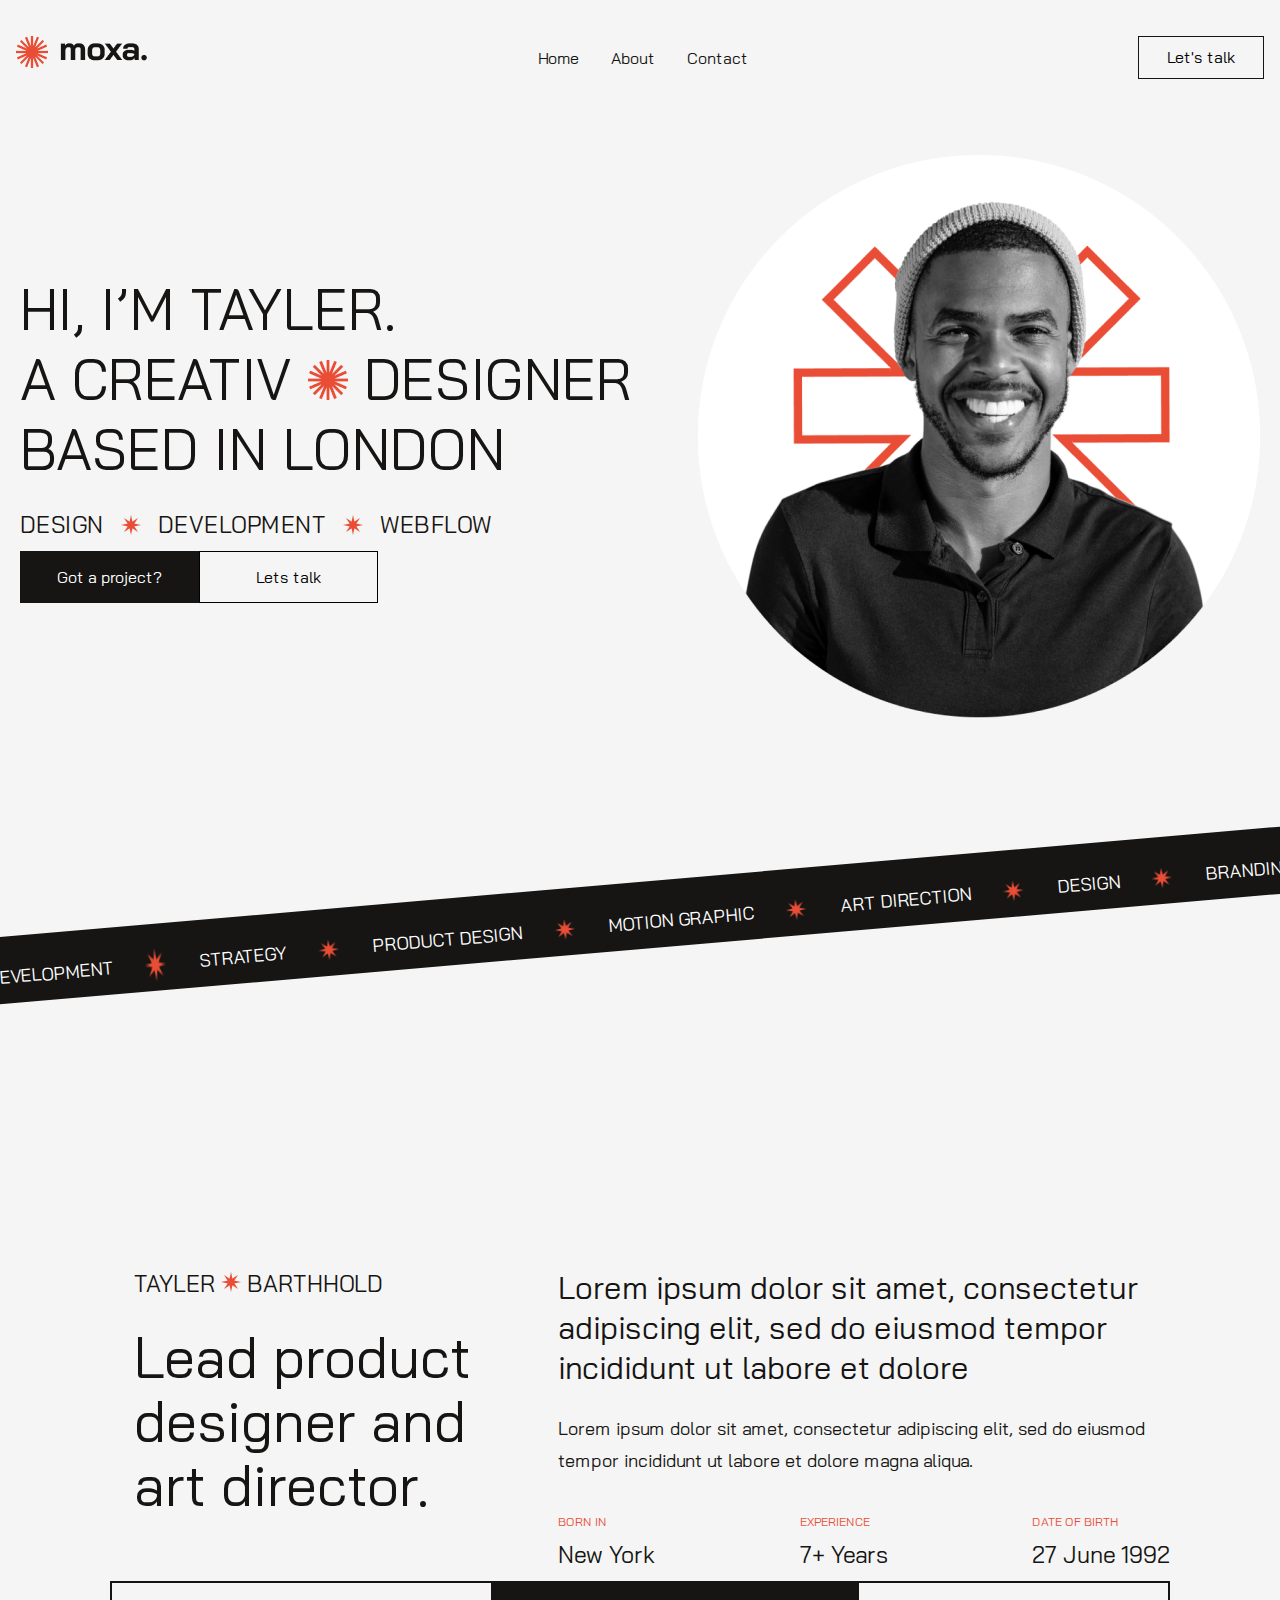
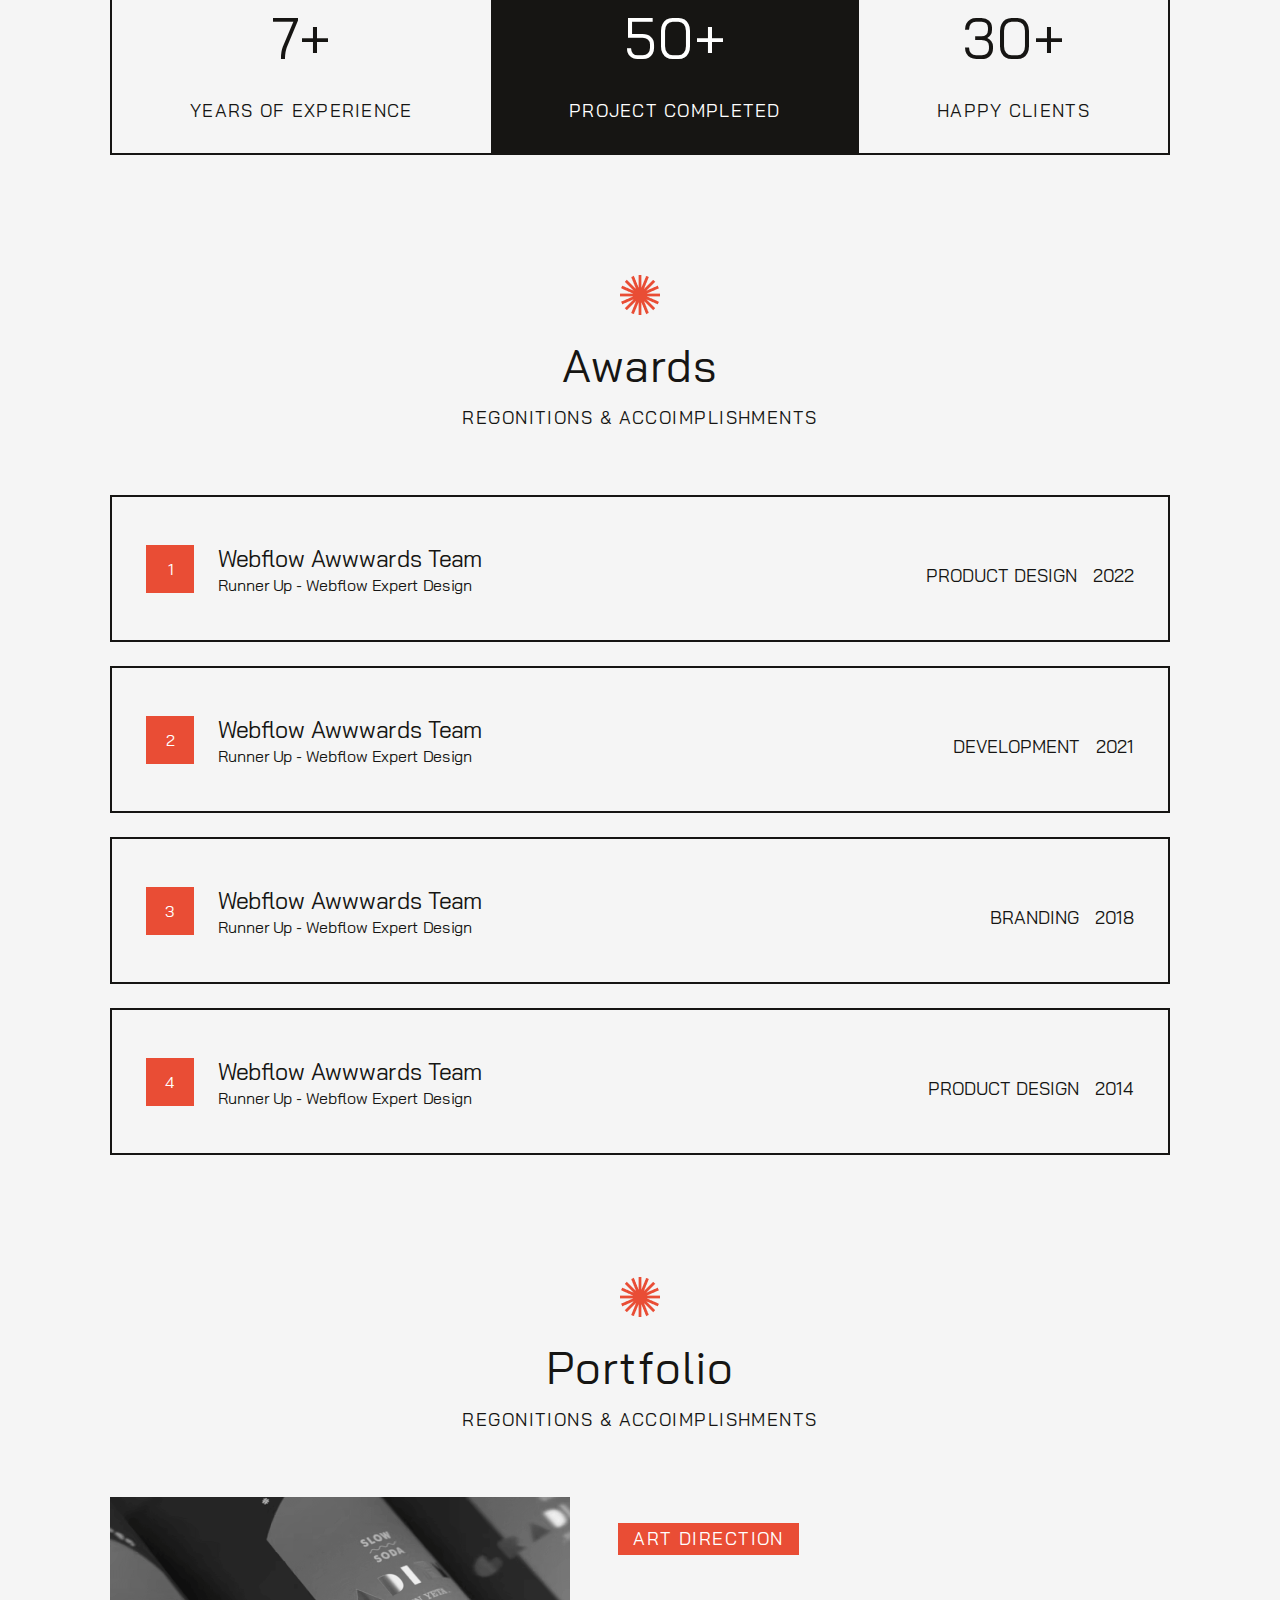
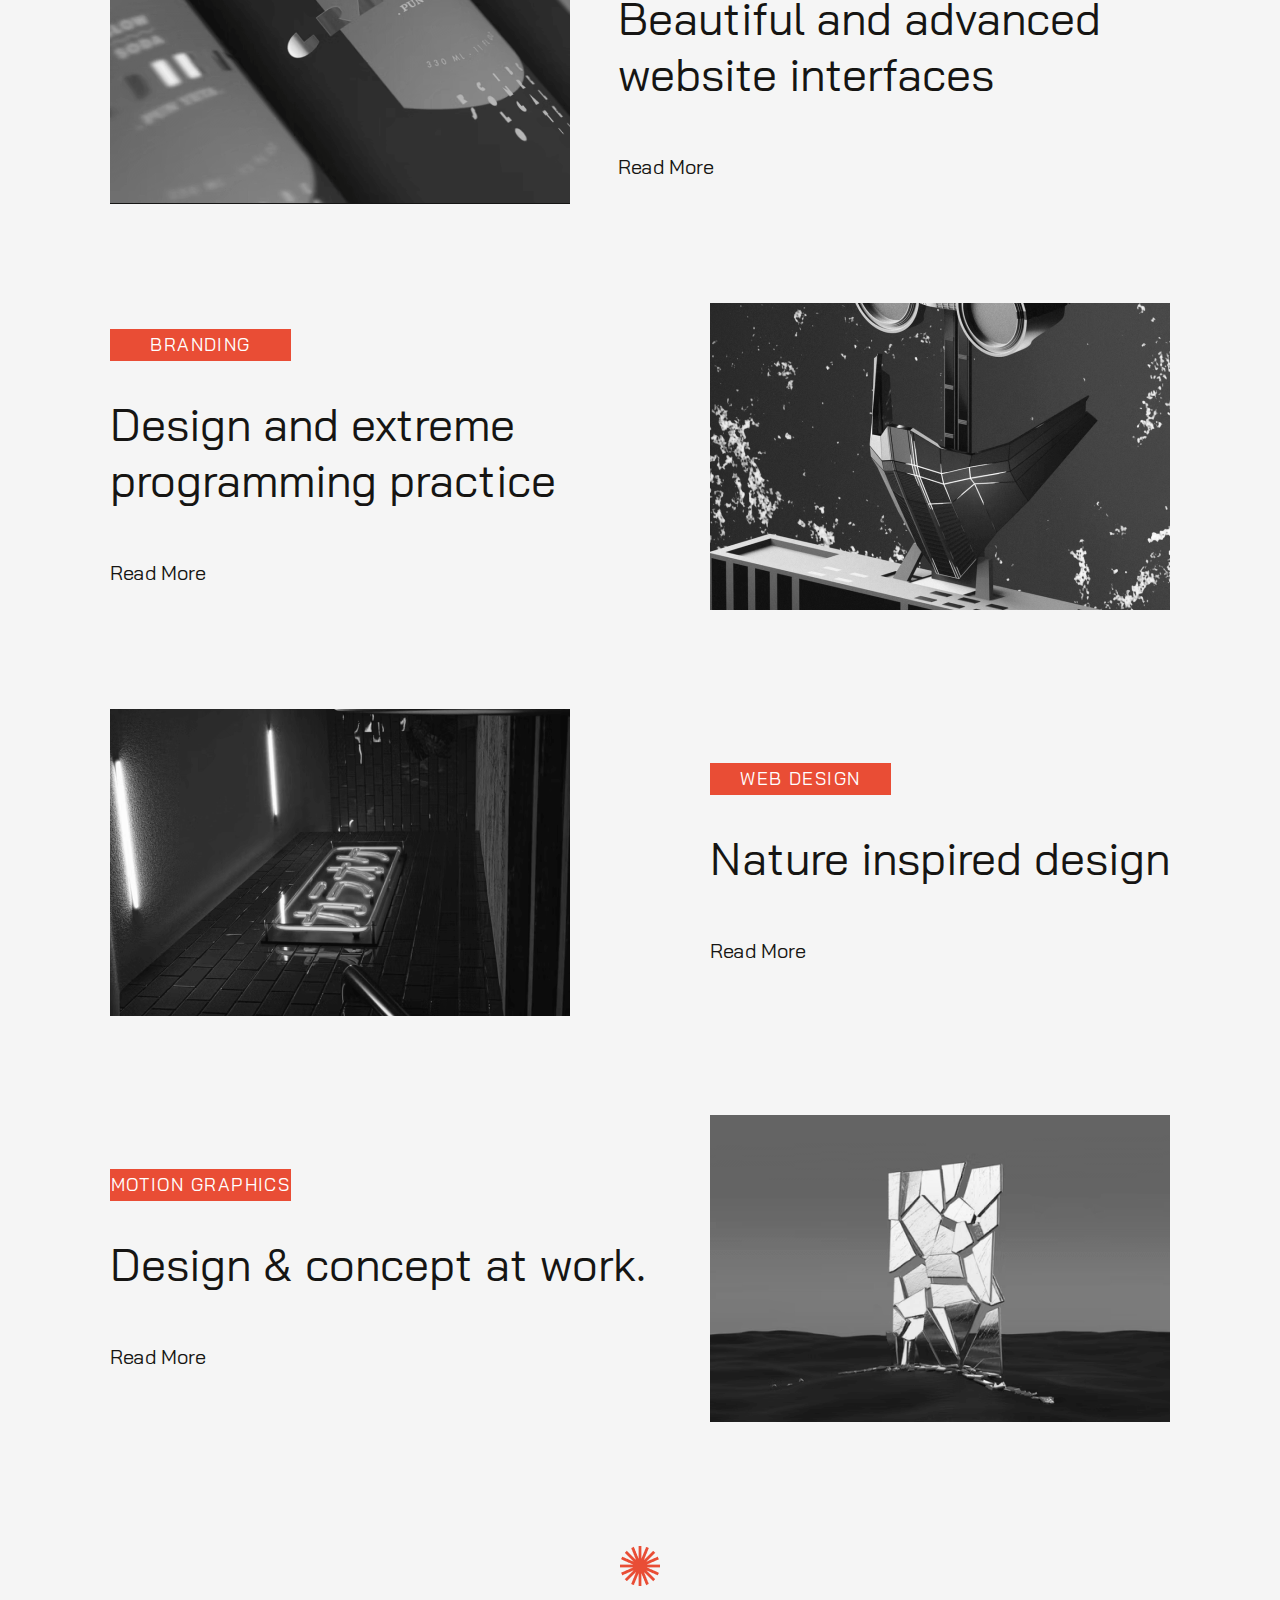
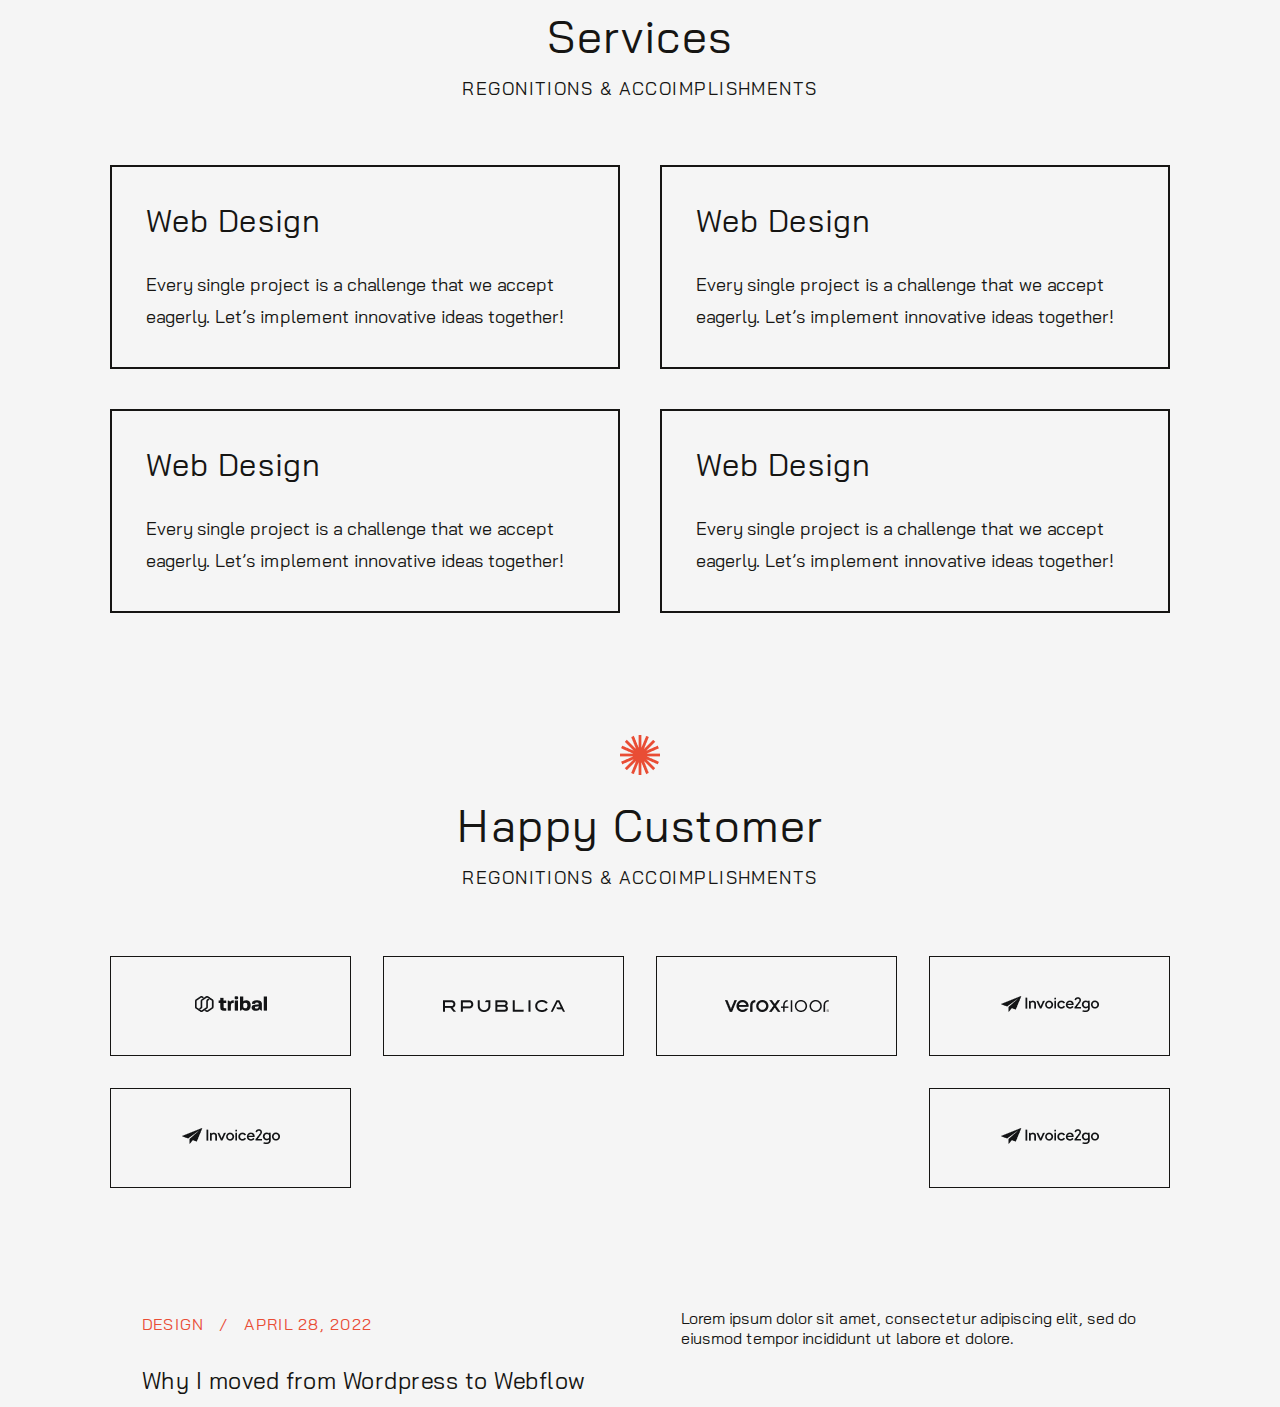
<file: index.html>
<!DOCTYPE html>
<html lang="en">

<head>
    <meta charset="UTF-8">
    <meta http-equiv="X-UA-Compatible" content="IE=edge">
    <meta name="viewport" content="width=device-width, initial-scale=1.0">
    <link rel="stylesheet" href="./fonts/font.css">
    <link rel="stylesheet" href="./css/style.css">
    <title>HW11</title>
</head>

<body>
    <header class="header">
        <div class="nav-line">
            <div class="container flex justify-between">
                <div class="logo">
                    <img src="./images/moha.png" alt="logo">
                </div>
                <nav class="nav flex items-center grow justify-center gap">
                    <a href="#" class="nav-link">Home</a>
                    <a href="#" class="nav-link">About</a>
                    <a href="#" class="nav-link">Contact</a>
                </nav>
                <div class="btn btn-default"> <button class="button">
                        Let's talk
                    </button></div>
            </div>
        </div>
    </header>
    <!-- FIRST SECTION -->
    <main class="main">
        <section class="first-section">
            <div class="container">
                <div class="text-wrap flex items-center justify-center ">
                    <div>
                        <h1 class="main-title ">
                            HI, I’M TAYLER. <br> A CREATIV <img src="./images/logo-sign.png" alt="logo sign"> DESIGNER
                            <br>
                            BASED IN LONDON
                        </h1>
                        <p class="description flex justify-between items-center">
                            <span class="span">DESIGN</span> <img src="./images/small-star.png" alt="sign">
                            <span class="span">DEVELOPMENT</span><img src="./images/small-star.png" alt="sign">
                            <span class="span">WEBFLOW</span>
                        </p>

                        <div class="group flex">
                            <button class="btn bg-black">Got a project?</button>
                            <button class="btn btn-default ">Lets talk</button>
                        </div>
                    </div>
                    <div class="photo">
                        <img src="./images/photo.png" alt="photo">
                    </div>
                </div>
            </div>
        </section>
        <!-- LINE SECTION -->
        <div class="line-wrap">
            <div class="line flex items-center bg-black justify-between ">
                <p class="description flex gap">DEVELOPMENT
                    <img src="./images/small-star.png" alt="img">
                </p>
                <p class="description flex items-center justify-center justify-between gap">STRATEGY
                    <img src="./images/small-star.png" alt="img">
                </p>
                <p class="description flex items-center justify-center justify-between gap">PRODUCT DESIGN
                    <img src="./images/small-star.png" alt="img">
                </p>
                <p class="description flex items-center justify-center justify-between gap">MOTION GRAPHIC
                    <img src="./images/small-star.png" alt="img">
                </p>
                <p class="description flex items-center justify-center justify-between gap">ART DIRECTION
                    <img src="./images/small-star.png" alt="img">
                </p>
                <p class="description flex items-center justify-center justify-between gap">DESIGN
                    <img src="./images/small-star.png" alt="img">
                </p>
                <p class="description flex items-center justify-center justify-between gap">
                    BRANDING
                </p>
            </div>
        </div>
        <!-- SECOND SECTION -->

        <section class="section">
            <div class="second-container">
                <div class="second-wrap flex justify-center justify-between">
                    <div class="text-block">
                        <h2 class="title">TAYLER <img src="./images/small-star.png" alt="img"> BARTHHOLD</h2>
                        <p class="description">Lead product designer and art director.</p>
                    </div>
                    <div class="description-block">
                        <h2 class="title">Lorem ipsum dolor sit amet, consectetur adipiscing elit, sed do eiusmod tempor
                            incididunt ut labore et dolore</h2>
                        <p class="description">Lorem ipsum dolor sit amet, consectetur adipiscing elit, sed do eiusmod
                            tempor incididunt ut
                            labore et dolore magna aliqua.</p>
                        <div class="text-card flex justify-between">
                            <div class="card ">
                                <h3 class="title">BORN IN
                                </h3>
                                <p class="description">New York</p>
                            </div>
                            <div class="card">
                                <h3 class="title">EXPERIENCE
                                </h3>
                                <p class="description">7+ Years</p>
                            </div>
                            <div class="card">
                                <h3 class="title">DATE OF BIRTH
                                </h3>
                                <p class="description">27 June 1992</p>
                            </div>
                        </div>
                    </div>
                    <div class="card-group flex justify-center items-center justify-between">
                        <div class="card bg-white">
                            <h2 class="title">7+</h2>
                            <p class="description">Years of Experience</p>
                        </div>
                        <div class="card bg-black">
                            <h2 class="title">50+</h2>
                            <p class="description">Project Completed</p>
                        </div>
                        <div class="card bg-white">
                            <h2 class="title">30+</h2>
                            <p class="description">Happy Clients</p>
                        </div>
                    </div>
                </div>
            </div>
        </section>
        <section>
            <div class=" card-title flex  items-center">
                <img class="img" src="./images/logo-sign.png" alt="img">
                <div class="text flex items-center ">
                    <h2 class="title">Awards</h2>
                    <p class="card-description">REGONITIONS & ACCOIMPLISHMENTS</p>
                </div>
            </div>
            <div class="second-container">

                <div class="card-wrap flex">
                    <div class="card-block flex items-center justify-between">
                        <div class=" flex items-center">
                            <div class="number bg-orange">
                                <span>1</span>
                            </div>
                            <div class="text-block flex ">
                                <h3 class="title">Webflow Awwwards Team</h3>
                                <p class="text-block-text">Runner Up - Webflow Expert Design</p>
                            </div>
                        </div>
                        <div class="right flex items-center">
                            <p class="description">PRODUCT DESIGN </p>
                            <p class="description">2022</p>
                        </div>
                    </div>
                    <div class="card-block flex items-center justify-between">
                        <div class=" flex items-center">
                            <div class="number bg-orange">
                                <span>2</span>
                            </div>
                            <div class="text-block flex ">
                                <h3 class="title">Webflow Awwwards Team</h3>
                                <p class="text-block-text">Runner Up - Webflow Expert Design</p>
                            </div>
                        </div>
                        <div class="right flex items-center">
                            <p class="description">DEVELOPMENT</p>
                            <p class="description">2021</p>
                        </div>
                    </div>
                    <div class="card-block flex items-center justify-between">
                        <div class=" flex items-center">
                            <div class="number bg-orange">
                                <span>3</span>
                            </div>
                            <div class="text-block flex ">
                                <h3 class="title">Webflow Awwwards Team</h3>
                                <p class="text-block-text">Runner Up - Webflow Expert Design</p>
                            </div>
                        </div>
                        <div class="right flex items-center">
                            <p class="description">BRANDING </p>
                            <p class="description">2018</p>
                        </div>
                    </div>
                    <div class="card-block flex items-center justify-between">
                        <div class=" flex items-center">
                            <div class="number bg-orange">
                                <span>4</span>
                            </div>
                            <div class="text-block flex ">
                                <h3 class="title">Webflow Awwwards Team</h3>
                                <p class="text-block-text">Runner Up - Webflow Expert Design</p>
                            </div>
                        </div>
                        <div class="right flex items-center">
                            <p class="description">PRODUCT DESIGN </p>
                            <p class="description">2014</p>
                        </div>
                    </div>
                </div>
            </div>
        </section>
        <section class="section">
            <div class=" card-title flex  items-center">
                <img class="img" src="./images/logo-sign.png" alt="img">
                <div class="text flex items-center ">
                    <h2 class="title">Portfolio</h2>
                    <p class="card-description">REGONITIONS & ACCOIMPLISHMENTS</p>
                </div>
            </div>
            <div class="second-container">


                <div class="row-wrap ">
                    <div class="row flex items-center    justify-between">
                        <div class="img"><img src="./images/IMAGE.png" alt="some picture"></div>
                        <div class="row-text flex  justify-between">
                            <div class="row-title bg-orange"><span>Art Direction</span></div>
                            <p class="row-description">Beautiful and advanced website interfaces</p>
                            <a class="row-link" href="#">Read More</a>
                        </div>
                    </div>
                    <div class="row-reverse  flex items-center  justify-between">
                        <div class="img"><img src="./images/IMAGE-1.png" alt="some picture"></div>
                        <div class="row-text flex  justify-between">
                            <div class="row-title bg-orange"><span>Branding</span></div>
                            <p class="row-description">Design and extreme programming practice</p>
                            <a class="row-link" href="#">Read More</a>
                        </div>
                    </div>
                    <div class="row flex items-center justify-between">
                        <div class="img"><img src="./images/IMAGE-2.png" alt="some picture"></div>
                        <div class="row-text flex justify-center justify-between">
                            <div class="row-title bg-orange"><span>Web Design</span></div>
                            <p class="row-description">Nature inspired design</p>
                            <a class="row-link" href="#">Read More</a>
                        </div>
                    </div>
                    <div class="row-reverse  flex items-center  justify-between">
                        <div class="img"><img src="./images/IMAGE-3.png" alt="some picture"></div>
                        <div class="row-text flex justify-center justify-between">
                            <div class="row-title bg-orange"><span>Motion Graphics</span></div>
                            <p class="row-description">Design & concept at work.</p>
                            <a class="row-link" href="#">Read More</a>
                        </div>
                    </div>
                </div>
            </div>
        </section>
        <section>
            <div class=" card-title flex  items-center">
                <img class="img" src="./images/logo-sign.png" alt="img">
                <div class="text flex items-center ">
                    <h2 class="title">Services</h2>
                    <p class="card-description">REGONITIONS & ACCOIMPLISHMENTS</p>
                </div>
            </div>
            <div class="second-container">
                <div class="service-wrap flex ">
                    <div class="service-card">
                        <h2 class="service-card-title">Web Design</h2>
                        <p class="service-card-description">Every single project is a challenge that we accept eagerly.
                            Let’s
                            implement innovative ideas
                            together!</p>
                    </div>
                    <div class="service-card">
                        <h2 class="service-card-title">Web Design</h2>
                        <p class="service-card-description">Every single project is a challenge that we accept eagerly.
                            Let’s
                            implement innovative ideas
                            together!</p>
                    </div>
                    <div class="service-card">
                        <h2 class="service-card-title">Web Design</h2>
                        <p class="service-card-description">Every single project is a challenge that we accept eagerly.
                            Let’s
                            implement innovative ideas
                            together!</p>
                    </div>
                    <div class="service-card">
                        <h2 class="service-card-title">Web Design</h2>
                        <p class="service-card-description">Every single project is a challenge that we accept eagerly.
                            Let’s
                            implement innovative ideas
                            together!</p>
                    </div>
                </div>
            </div>
        </section>
        <section class="section">
            <div class=" card-title flex  items-center">
                <img class="img" src="./images/logo-sign.png" alt="img">
                <div class="text flex items-center ">
                    <h2 class="title">Happy Customer</h2>
                    <p class="card-description">REGONITIONS & ACCOIMPLISHMENTS</p>
                </div>
            </div>
            <div class="second-container">
                <div class="castomer-wrap flex justify-between justify-center ">
                    <div class="castomer-card ">
                        <img src="./images/IMAGE-4.png" alt="">
                    </div>
                    <div class="castomer-card">
                        <img src="./images/IMAGE-5.png" alt="">
                    </div>
                    <div class="castomer-card">
                        <img src="./images/IMAGE-6.png" alt="">
                    </div>
                    <div class="castomer-card">
                        <img src="./images/IMAGE-7.png" alt="">
                    </div>
                    <div class="castomer-card">
                        <img src="./images/IMAGE-7.png" alt="">
                    </div>
                    <div class="castomer-card">
                        <img src="./images/IMAGE-7.png" alt="">
                    </div>
                </div>
            </div>
        </section>
        <section>
            <div class="second-container">
                <div class="art-wrap">
                    <div class="art-card flex">
                        <div class="ml">
                            <p class="title ">
                                DESIGN &nbsp; / &nbsp; April 28, 2022
                            </p>
                            <p class="description">Why I moved from Wordpress to Webflow</p>
                        </div>
                        <div class="mr">
                            <p>Lorem ipsum dolor sit amet, consectetur adipiscing elit, sed do eiusmod tempor incididunt
                                ut labore et dolore.</p>
                        </div>
                    </div>
                </div>
            </div>
        </section>

    </main>

</body>

</html>
</file>
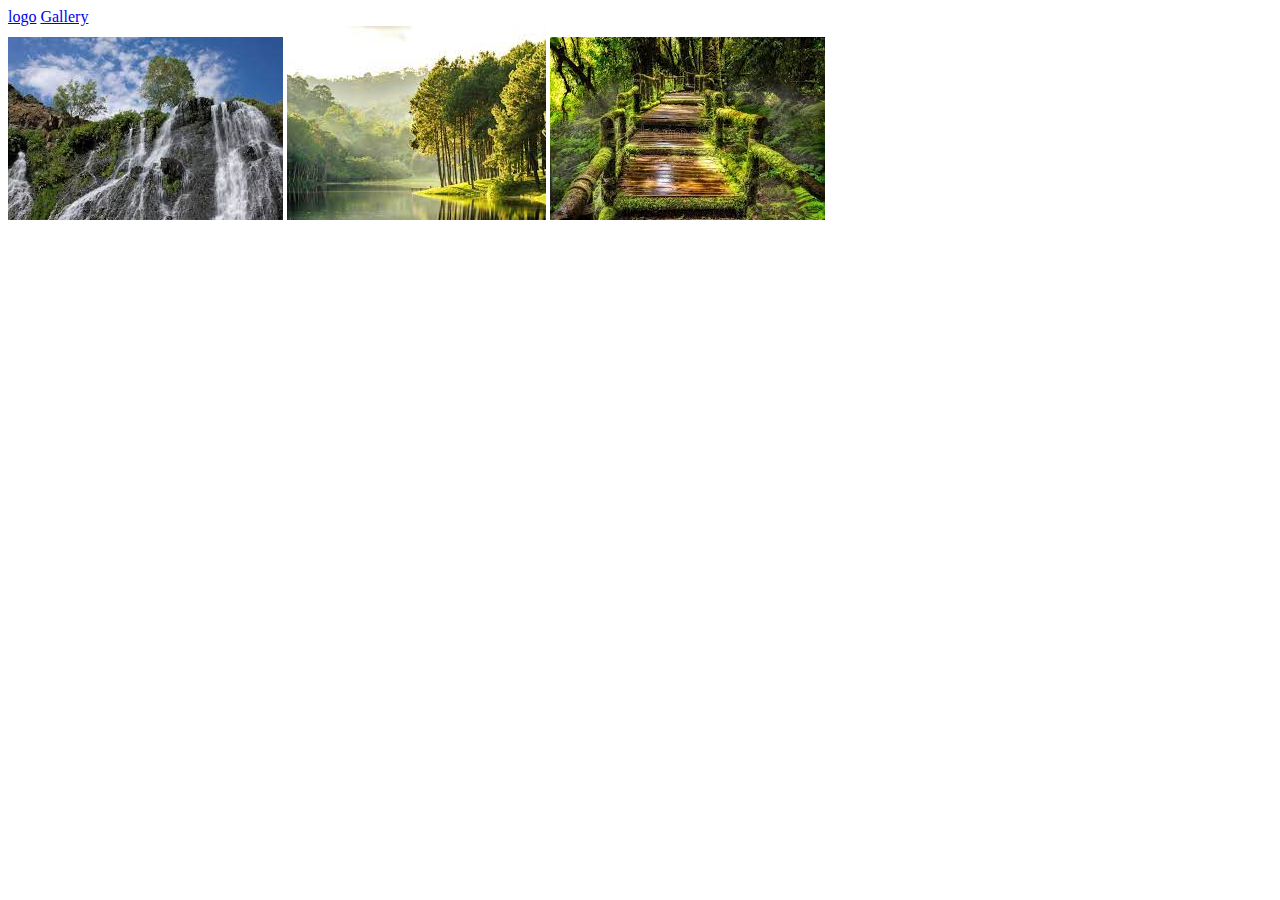
<file: pages/gallery.html>
<!DOCTYPE html>
<html lang="en">

<head>
    <meta charset="UTF-8">
    <meta http-equiv="X-UA-Compatible" content="IE=edge">
    <meta name="viewport" content="width=device-width, initial-scale=1.0">
    <title>Gallery</title>
</head>

<body>
    <header>
        <nav>
            <a href="../index.html">logo</a>
            <a href="../pages/gallery.html">Gallery</a>
        </nav>
    </header>
    <main>
        <div>
            <img src="../images/nature1.jpeg" alt="nature picture">
            <img src="../images/nature2.jpeg" alt="nature picture">
            <img src="../images/nature3.jpeg" alt="nature picture">
        </div>
    </main>
</body>

</html>
</file>
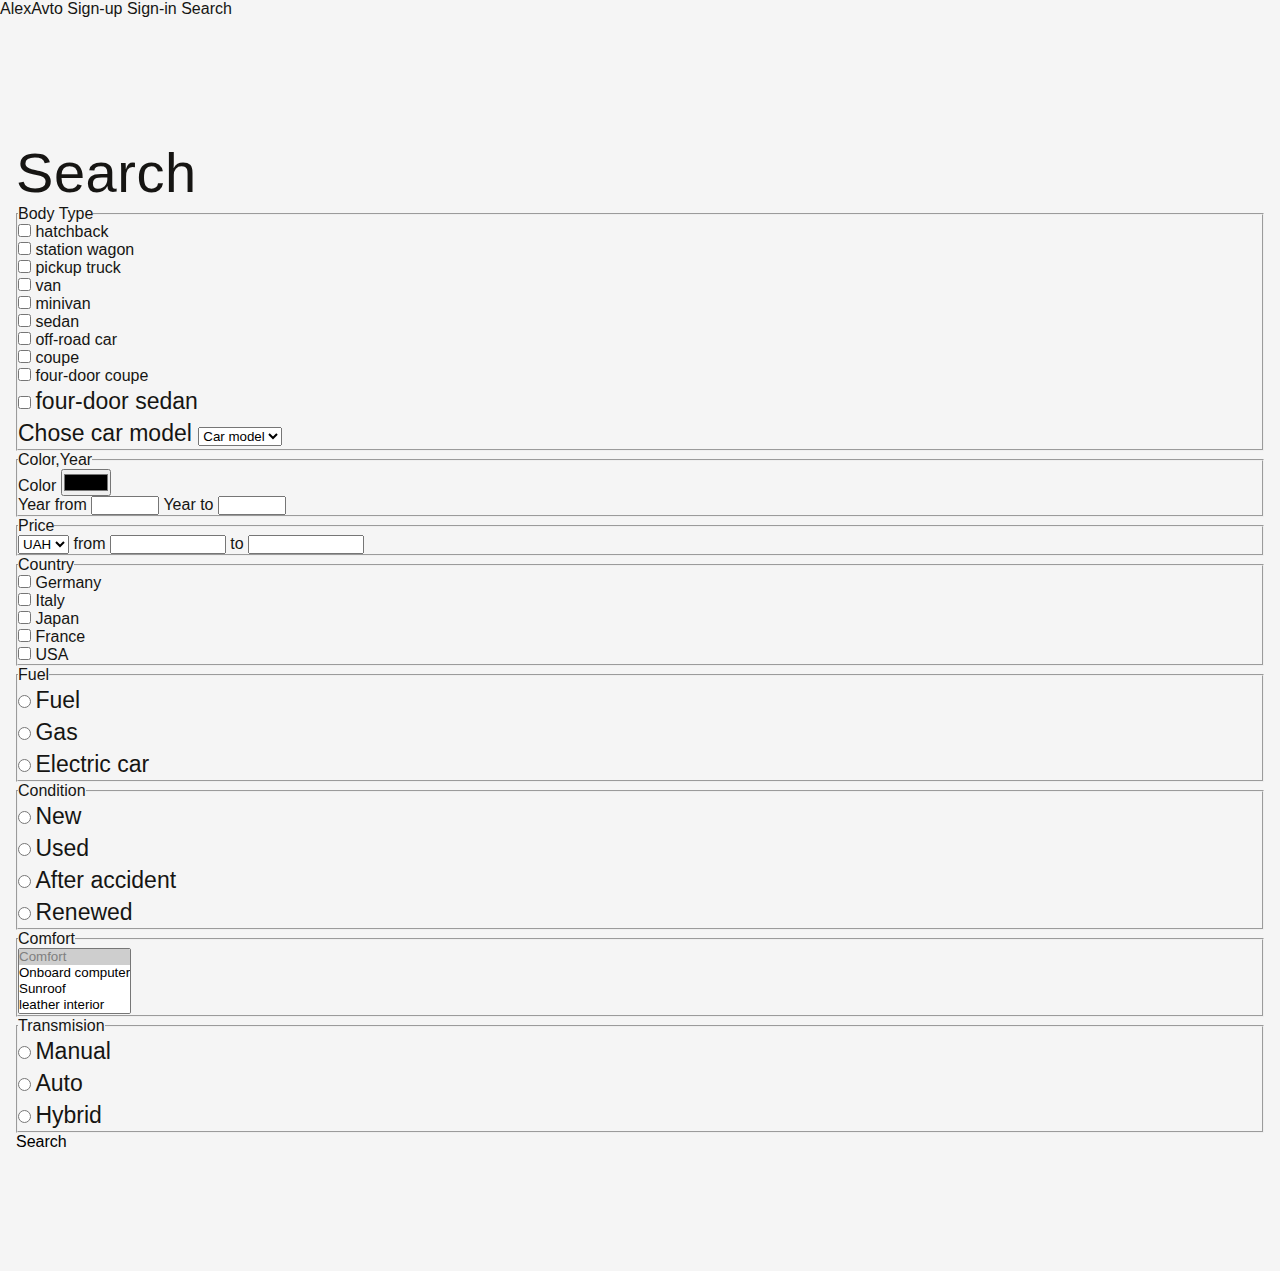
<file: pages/search.html>
<!DOCTYPE html>
<html lang="en">

<head>
    <meta charset="UTF-8">
    <meta http-equiv="X-UA-Compatible" content="IE=edge">
    <meta name="viewport" content="width=device-width, initial-scale=1.0">
    <link rel="stylesheet" href="../css/style.css">
    <title>Пошук</title>
</head>

<body>
    <header>
        <nav>
            <a class="nav-item" href="../index.html">AlexAvto</a>
            <a class="nav-item" href="./registration.html">Sign-up</a>
            <a class="nav-item" href="./sign-in.html">Sign-in</a>
            <a class="nav-item" href="./search.html">Search</a>
        </nav>
    </header>
    <main>
        <section class="section">
            <div class="container">
                <h1 class="main-title">Search</h1>
                <form action="https://fom.in.ua/echo" method="post">
                    <fieldset class="fieldset body-type">
                        <legend>
                            Body Type
                        </legend>
                        <p>
                            <label>
                                <input type="checkbox" name="checkbox">
                                <span class="body-type">
                                    hatchback
                                </span>
                            </label>
                        </p>
                        <p>
                            <label>
                                <input type="checkbox" name="checkbox">
                                <span class="body-type">
                                    station wagon
                                </span>
                            </label>
                        </p>
                        <p>
                            <label>
                                <input type="checkbox" name="checkbox">
                                <span class="body-type">
                                    pickup truck
                                </span>
                            </label>
                        </p>
                        <p>
                            <label>
                                <input type="checkbox" name="checkbox">
                                <span class="body-type">
                                    van
                                </span>
                            </label>
                        </p>
                        <p>
                            <label>
                                <input type="checkbox" name="checkbox">
                                <span class="body-type">
                                    minivan
                                </span>
                            </label>
                        </p>
                        <p>
                            <label>
                                <input type="checkbox" name="checkbox">
                                <span class="body-type">
                                    sedan
                                </span>
                            </label>
                        </p>
                        <p>
                            <label>
                                <input type="checkbox" name="checkbox">
                                <span class="body-type">
                                    off-road car
                                </span>
                            </label>
                        </p>
                        <p>
                            <label>
                                <input type="checkbox" name="checkbox">
                                <span class="body-type">
                                    coupe
                                </span>
                            </label>
                        </p>
                        <p>
                            <label>
                                <input type="checkbox" name="checkbox">
                                <span class="body-type">
                                    four-door coupe
                                </span>
                            </label>
                        </p>
                        <p>
                            <label>
                                <input type="checkbox" name="checkbox">
                                <span class="body-type title">
                                    four-door sedan
                                </span>
                            </label>
                        </p>
                        <span class="title car-model">
                            Chose car model
                        </span>
                        <select name="select">
                            <option value="0" disabled selected>Car model</option>
                            <option value="1">BMW</option>
                            <option value="2">Opel</option>
                            <option value="3">Mazda</option>
                            <option value="4">Audi</option>
                            <option value="5">Jeep</option>
                            <option value="6">Mercedes</option>
                            <option value="7">Ford</option>
                            <option value="8">Chevrolet</option>
                            <option value="9">Fiat</option>
                            <option value="9">Citroen</option>
                            <option value="9">Honda</option>
                            <option value="9">Huyndai</option>
                            <option value="9">Lexus</option>
                        </select>
                    </fieldset>
                    <fieldset class="fieldset color">
                        <legend>
                            Color,Year
                        </legend>

                        <p>
                            <span>
                                Color
                            </span>
                            <label>
                                <input type="color" name="color">
                            </label>
                        </p>
                        <label>
                            <span>
                                Year from
                            </span>
                            <input type="number" name="Year" min="1990" max="2022">
                        </label>
                        <label>
                            <span>
                                Year to
                            </span>
                            <input type="number" name="Year" min="1991" max="2023">
                        </label>
                    </fieldset>
                    <fieldset class="fieldset price">
                        <legend>
                            Price
                        </legend>
                        <select name="Price">
                            <option value="currency">UAH</option>
                            <option value="currency">$</option>
                            <option value="currency">Euro</option>
                        </select>
                        <label>
                            <span>
                                from
                            </span>
                            <input type="number" name="price" min="1" max="1000000000">
                        </label>
                        <label>
                            <span>
                                to
                            </span>
                            <input type="number" name="price" min="2" max="1000000001">
                        </label>
                    </fieldset>
                    <fieldset class="fieldset country">
                        <legend>
                            Country
                        </legend>
                        <p>
                            <label>
                                <input type="checkbox" name="checkbox">
                                <span class="body-type">
                                    Germany
                                </span>
                            </label>
                        </p>
                        <p>
                            <label>
                                <input type="checkbox" name="checkbox">
                                <span class="body-type">
                                    Italy
                                </span>
                            </label>
                        </p>
                        <p>
                            <label>
                                <input type="checkbox" name="checkbox">
                                <span class="body-type">
                                    Japan
                                </span>
                            </label>
                        </p>
                        <p>
                            <label>
                                <input type="checkbox" name="checkbox">
                                <span class="body-type">
                                    France
                                </span>
                            </label>
                        </p>
                        <p>
                            <label>
                                <input type="checkbox" name="checkbox">
                                <span class="body-type">
                                    USA
                                </span>
                            </label>
                        </p>
                    </fieldset>
                    <fieldset class="fieldset">
                        <legend>
                            Fuel
                        </legend>
                        <p>
                            <label>
                                <input type="radio" name="fuel">
                                <span class="title">
                                    Fuel
                                </span>
                            </label>
                        </p>
                        <p>
                            <label>
                                <input type="radio" name="fuel">
                                <span class="title">Gas</span>
                            </label>
                        </p>
                        <p>
                            <label>
                                <input type="radio" name="fuel">
                                <span class="title">
                                    Electric car
                                </span>
                            </label>
                        </p>
                    </fieldset>
                    <fieldset class="fieldset">
                        <legend>
                            Condition
                        </legend>
                        <p>
                            <label>
                                <input type="radio" name="condition">
                                <span class="title">New</span>
                            </label>
                        </p>
                        <p>
                            <label>
                                <input type="radio" name="condition">
                                <span class="title">
                                    Used
                                </span>
                            </label>
                        </p>
                        <p>
                            <label>
                                <input type="radio" name="condition">
                                <span class="title">
                                    After accident
                                </span>
                            </label>
                        </p>
                        <p>
                            <label>
                                <input type="radio" name="condition">
                                <span class="title">
                                    Renewed
                                </span>
                            </label>
                        </p>
                    </fieldset>
                    <fieldset class="fieldset">
                        <legend>
                            Comfort
                        </legend>
                        <select name="select" multiple>
                            <option value="0" disabled selected>Comfort</option>
                            <option value="1">Onboard computer</option>
                            <option value="2">Sunroof</option>
                            <option value="3">leather interior</option>
                            <option value="4">Air conditioner</option>
                            <option value="5">Climat control</option>
                            <option value="6">Heated seats</option>
                        </select>
                    </fieldset>
                    <fieldset class="fieldset">
                        <legend>
                            Transmision
                        </legend>
                        <p>
                            <label>
                                <input type="radio" name="transmision">
                                <span class="title">
                                    Manual
                                </span>
                            </label>
                        </p>
                        <p>
                            <label>
                                <input type="radio" name="transmision">
                                <span class="title">
                                    Auto
                                </span>
                            </label>
                        </p>
                        <p>
                            <label>
                                <input type="radio" name="transmision">
                                <span class="title">
                                    Hybrid
                                </span>
                            </label>
                        </p>
                    </fieldset>
                    <button class="button">
                        Search
                    </button>
                </form>
            </div>
        </section>
    </main>
</body>

</html>
</file>
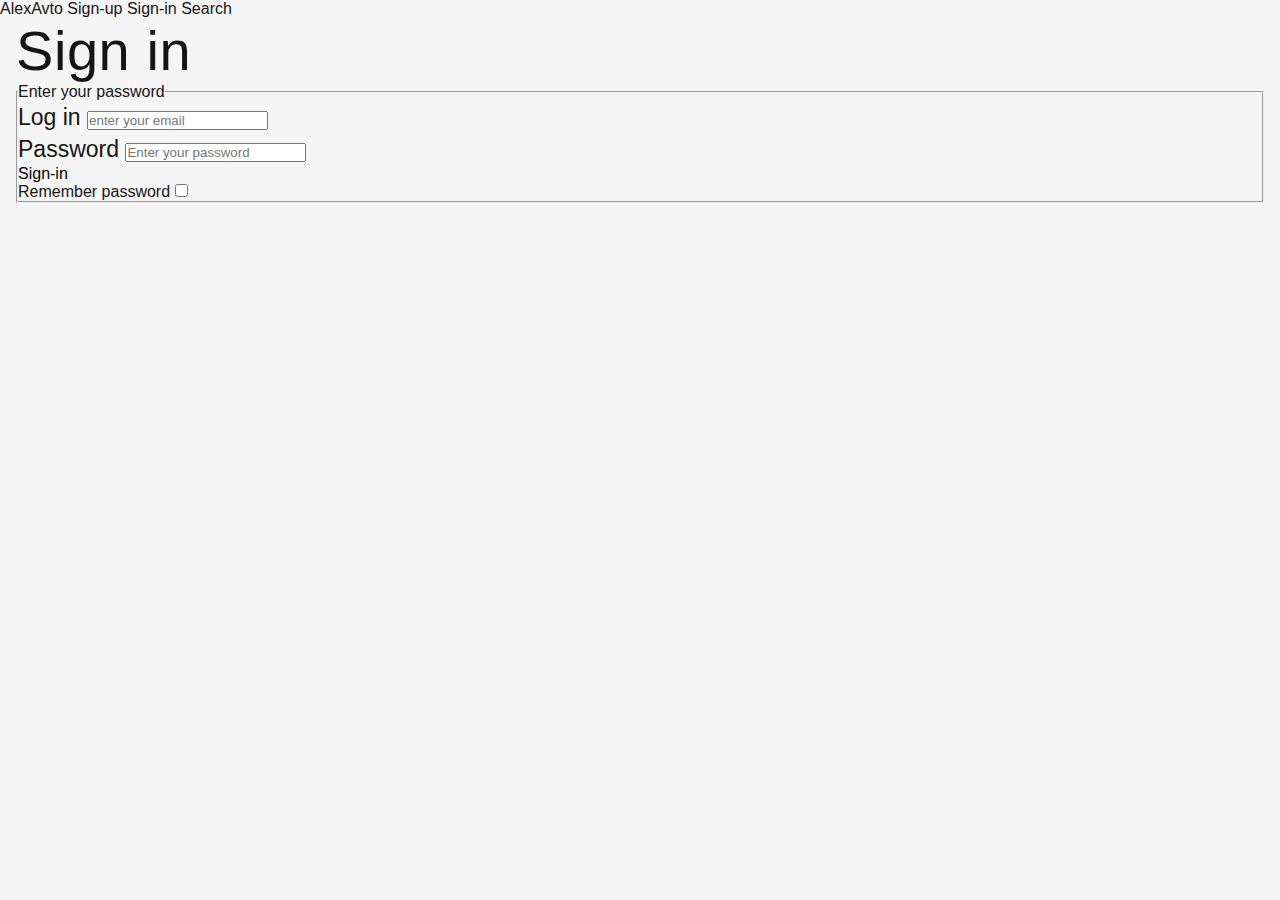
<file: pages/sign-in.html>
<!DOCTYPE html>
<html lang="en">

<head>
    <meta charset="UTF-8">
    <meta http-equiv="X-UA-Compatible" content="IE=edge">
    <meta name="viewport" content="width=device-width, initial-scale=1.0">
    <link rel="stylesheet" href="../css/style.css">
    <title>Авторизація</title>
</head>


<body>
    <header>
        <nav>
            <a class="nav-item" href="../index.html">AlexAvto</a>
            <a class="nav-item" href="./registration.html">Sign-up</a>
            <a class="nav-item" href="./sign-in.html">Sign-in</a>
            <a class="nav-item" href="./search.html">Search</a>

        </nav>
    </header>
    <main>
        <section>
            <div class="container">
                <h1 class="main-title">Sign in</h1>
                <form action="https://fom.in.ua/echo" method="post">
                    <div class="container2">
                        <fieldset class=" fieldset">
                            <legend>
                                Enter your password
                            </legend>
                            <p><label>
                                    <span class="title">
                                        Log in
                                    </span>
                                    <input type="email" name="email" placeholder="enter your email" required>
                                </label>
                            </p>

                            <p><label>
                                    <span class="title">
                                        Password
                                    </span>
                                    <input type="password" name="Password" placeholder="Enter your password" required>
                                </label>
                            </p>
                            <button class="button">
                                Sign-in
                            </button>
                            <div>
                                <label>
                                    <span class="remember-pasword">
                                        Remember password
                                    </span>
                                    <input type="checkbox" name="RememberPasword">
                                </label>
                            </div>
                        </fieldset>
                    </div>
                </form>
            </div>
        </section>
    </main>
</body>

</html>
</file>
<file: fonts/font.css>
@font-face {
  font-family: "Bai Jamjuree";
  src: url(./BaiJamjuree-Regular.woff2) format("woff2");
  font-weight: 400;
  font-style: normal;
}
@font-face {
  font-family: "Bai Jamjuree";
  src: url(./BaiJamjuree-ExtraLight.woff2) format("woff2");
  font-weight: 200;
  font-style: normal;
}
</file>
<file: css/style.css>
@import url("./basic.css");
.bg-black {
  background-color: var(--color-black);
  color: var(--color-white);
}
.bg-white {
  background-color: var(--bg-light);
  color: var(--color-black);
}
.bg-orange {
  background-color: var(--color-orange);
  color: var(--color-white);
}
.color-black {
  color: var(--text-color);
}

.flex {
  display: flex;
}
.items-center {
  align-items: center;
}
.justify-center {
  justify-content: center;
}
.justify-between {
  justify-content: space-between;
}
.gap {
  gap: 32px;
}
.grow {
  flex-grow: 1;
}
/*------------------HEADER----------------------------*/
.header .nav-line {
  padding-top: 36px;
  padding-bottom: 36px;
  line-height: 24px;
  text-align: center;
}
.btn {
  display: inline-block;
  text-align: center;
  min-width: 126px;
  line-height: 41px;
  border: 1px solid transparent;
}
.btn.btn-default {
  border: 1px solid;
}
/*---------------FIRST SECTION---------------*/
.first-section {
  padding-top: 40px;
  padding-bottom: 40px;
}
.text-wrap {
  gap: 67px;
}
.main-title {
  gap: 44px;
  max-width: 674px;
  font-weight: 400;
  font-size: 56px;
  letter-spacing: 0.56px;
  color: var(--text-color);
}
.span {
  font-size: 23px;
  line-height: 32px;
  letter-spacing: 0.48px;
}
.description {
  max-width: 472px;
  margin-top: 35px;
  margin-bottom: 40px;
}
.group {
  text-align: center;
}
.menu {
  max-width: 6072.51px;
}
.group .btn {
  min-width: 179px;
  line-height: 50px;
}
/*------------------------------LINE SECTION-------------------------*/
.line-wrap {
  padding-top: 120px;
  padding-bottom: 197px;
  width: 100%;
  overflow: hidden;
}
.line {
  transform: rotate(-4.93deg);
  width: calc(100% + 2rem);
  margin-left: -1rem;
}
.description {
  margin-top: 25px;
  margin-bottom: 10px;
  font-weight: 400;
  font-size: 18px;
  line-height: 32px;
}
/*--------------------SECOND SECTION-----------------------*/
.second-wrap {
  flex-wrap: wrap;
}
.text-block {
  max-width: 408px;
}
.title {
  font-weight: 400;
  font-size: 23px;
  line-height: 32px;
}
.text-block .description {
  font-weight: 400;
  font-size: 56px;
  line-height: 64px;
}
.description-block {
  max-width: 612px;
}
.description-block .title {
  font-weight: 400;
  font-size: 31px;
  line-height: 40px;
}
.description-block .description {
  max-width: 614px;
  font-weight: 400;
  font-size: 18px;
  line-height: 32px;
}
.text-card {
  max-width: 612px;
}
.text-card .title {
  margin-top: 27px;
  font-weight: 400;
  font-size: 12px;
  line-height: 16px;
  color: #e94d35;
}
.text-card .description {
  font-weight: 400;
  font-size: 23px;
  line-height: 32px;
  margin-top: 9px;
}
.card-group {
  border: 2px solid;
  width: 100%;
}
.card-group .card {
  display: flex;
  flex-direction: column;
  align-items: center;
  justify-content: center;
  flex-grow: 1;
}
.card-group .title {
  margin-top: 23px;
  font-weight: 400;
  font-size: 56px;
  line-height: 64px;
  text-align: center;
}
.card-group .description {
  margin-bottom: 26px;
  text-align: center;
  letter-spacing: 1.28px;
  text-transform: uppercase;
}
/*-------------------------third section-------------------*/

.section {
  padding-top: 122px;
  padding-bottom: 120px;
}
.text {
  flex-direction: column;
  margin-top: 22px;
}
.card-title {
  flex-direction: column;
}
.card-title .title {
  font-style: normal;
  font-weight: 400;
  font-size: 45px;
  line-height: 56px;
  text-align: center;
  letter-spacing: 1.44px;
}
.card-description {
  font-size: 18px;
  line-height: 32px;
  text-align: center;
  letter-spacing: 1.44px;
  text-transform: uppercase;
  margin-top: 9px;
}
.card-wrap {
  flex-direction: column;
  row-gap: 24px;
  margin-top: 61px;
}
.number {
  width: 48px;
  line-height: 48px;
  text-align: center;
}
.text-block {
  flex-direction: column;
  margin-left: 24px;
}

.card-block {
  border: 2px solid;
  padding-top: 38px;
  padding-right: 34px;
  padding-bottom: 38px;
  padding-left: 34px;
}
.right {
  gap: 16px;
}
/*-----------------------------------row----------------------*/
.row-wrap {
  display: flex;
  flex-direction: column;
  gap: 95px;
  margin-top: 61px;
}
.row-text {
  max-width: 552px;
  flex-direction: column;
}
.row-title {
  max-width: 181px;
  line-height: 40px;
  text-align: center;
  font-style: normal;
  font-weight: 400;
  font-size: 18px;
  line-height: 32px;
  letter-spacing: 1.44px;
  text-transform: uppercase;
}
.row-description {
  margin-top: 35px;
  font-weight: 400;
  font-size: 45px;
  line-height: 56px;
}
.row-link {
  font-weight: 400;
  font-size: 20px;
  line-height: 32px;
  margin-top: 49px;
}
.row-reverse {
  flex-direction: row-reverse;
}
.service-wrap {
  flex-wrap: wrap;
  gap: 40px;
  margin-top: 60px;
}
.service-card {
  padding: 34px;
  max-width: 510px;
  border: 2px solid;
}
.service-card-title {
  font-weight: 400;
  font-size: 31px;
  line-height: 40px;
  letter-spacing: 0.64px;
}
.service-card-description {
  margin-top: 28px;
  font-weight: 400;
  font-size: 18px;
  line-height: 32px;
}
.castomer-wrap {
  flex-wrap: wrap;
  gap: 32px;
  margin-top: 62px;
}
.castomer-card {
  text-align: center;
  width: 241px;
  line-height: 98px;
  border: 1px solid;
}
.art-card {
  justify-content: space-around;
}

.ml {
  width: 476px;
  line-height: 476px;
}
.mr {
  width: 457px;
}
.ml .title {
  font-weight: 400;
  font-size: 16px;
  line-height: 32px;
  letter-spacing: 1.28px;
  text-transform: uppercase;
  color: #e94d35;
}
.ml .description {
  font-weight: 400;
  font-size: 23px;
  letter-spacing: 0.48px;
}
</file>
